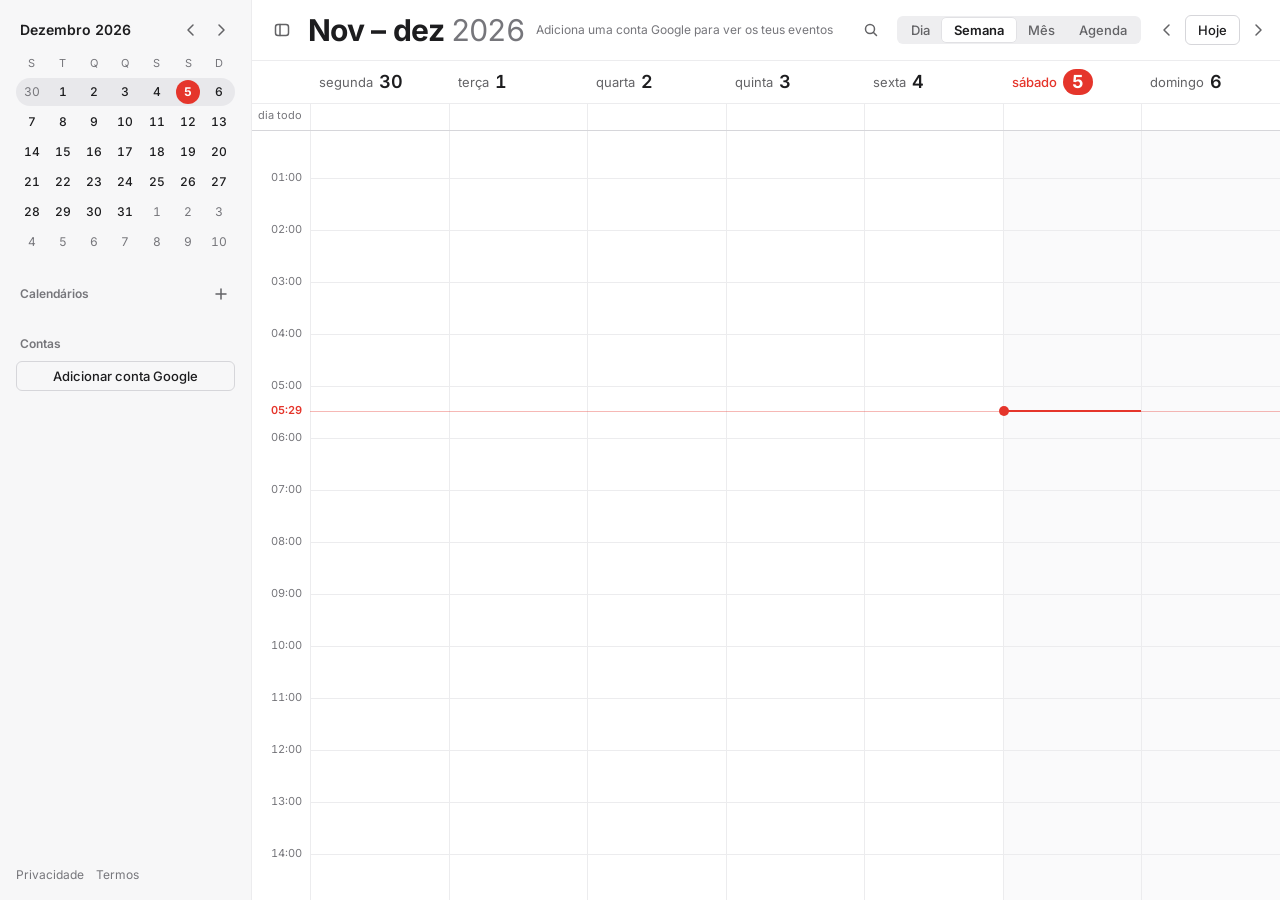
<file: index.html>
<!doctype html>
<html lang="pt-PT">
<head>
  <meta charset="utf-8">
  <meta http-equiv="Content-Security-Policy" content="default-src 'none'; script-src 'self' https://accounts.google.com/gsi/client; style-src 'self' https://accounts.google.com/gsi/style; font-src 'self'; img-src 'self' data:; connect-src 'self' https://www.googleapis.com https://accounts.google.com/gsi/ https://chronos-auth.cardly-server.workers.dev; frame-src https://accounts.google.com/gsi/; manifest-src 'self'; worker-src 'self'; base-uri 'none'; form-action 'none'">
  <meta name="viewport" content="width=device-width, initial-scale=1, viewport-fit=cover">
  <title>Chronos</title>
  <meta name="description" content="Calendário minimalista ligado ao Google Calendar.">
  <meta name="theme-color" media="(prefers-color-scheme: light)" content="#ffffff">
  <meta name="theme-color" media="(prefers-color-scheme: dark)" content="#1c1c1e">
  <link rel="manifest" href="manifest.webmanifest">
  <link rel="icon" href="icons/icon.svg" type="image/svg+xml">
  <link rel="apple-touch-icon" href="icons/apple-touch-icon.png">
  <link rel="stylesheet" href="styles.css">
</head>
<body>
  <div class="app">
    <aside class="sidebar" id="sidebar" aria-label="Barra lateral">
      <section class="mini" aria-label="Mini calendário">
        <div class="mini-head">
          <h2 id="mini-title"></h2>
          <button class="icon-btn" id="mini-prev" type="button" aria-label="Mês anterior">
            <svg viewBox="0 0 16 16" aria-hidden="true"><path d="M10 3 5 8l5 5"/></svg>
          </button>
          <button class="icon-btn" id="mini-next" type="button" aria-label="Mês seguinte">
            <svg viewBox="0 0 16 16" aria-hidden="true"><path d="m6 3 5 5-5 5"/></svg>
          </button>
        </div>
        <div class="mini-grid" id="mini-grid"></div>
      </section>

      <section class="side-section">
        <div class="side-head">
          <h2>Calendários</h2>
          <button class="icon-btn" id="new-calendar" type="button" aria-label="Novo calendário" title="Novo calendário">
            <svg viewBox="0 0 16 16" aria-hidden="true"><path d="M8 3v10M3 8h10"/></svg>
          </button>
        </div>
        <div id="calendar-list"></div>
      </section>

      <section class="side-section" id="account-section" hidden>
        <h2>Contas</h2>
        <ul class="account-list" id="account-list"></ul>
        <button class="btn btn-block" id="add-account" type="button">Adicionar conta Google</button>
      </section>

      <div class="side-foot">
        <button class="btn btn-block" id="install" type="button" hidden>Instalar app</button>
        <p id="demo-note" hidden>Modo demonstração. Os eventos ficam só neste browser. Para ligar ao Google Calendar, preenche o <code>config.js</code>.</p>
        <p class="side-links"><a href="privacy.html">Privacidade</a> <a href="terms.html">Termos</a></p>
      </div>
    </aside>
    <div class="scrim" id="scrim"></div>
    <aside class="cal-panel" id="cal-panel" aria-label="Eventos do calendário" hidden></aside>

    <main class="main">
      <header class="topbar">
        <button class="icon-btn" id="toggle-sidebar" type="button" aria-label="Mostrar ou esconder a barra lateral">
          <svg viewBox="0 0 16 16" aria-hidden="true"><rect x="1.5" y="2.5" width="13" height="11" rx="2.5"/><path d="M6 2.5v11"/></svg>
        </button>
        <h1 class="title" id="title"></h1>
        <span class="status" id="status"></span>
        <button class="btn btn-session" id="reauth" type="button" hidden></button>
        <span class="topbar-gap"></span>
        <button class="icon-btn btn-search" id="open-search" type="button" aria-label="Pesquisar eventos" title="Pesquisar (/)">
          <svg viewBox="0 0 16 16" aria-hidden="true"><circle cx="7" cy="7" r="4.5"/><path d="m10.5 10.5 3 3"/></svg>
        </button>
        <div class="segmented" id="views" role="group" aria-label="Vista">
          <button type="button" data-view="day">Dia</button>
          <button type="button" data-view="week">Semana</button>
          <button type="button" data-view="month">Mês</button>
          <button type="button" data-view="agenda">Agenda</button>
        </div>
        <div class="nav">
          <button class="icon-btn" id="prev" type="button" aria-label="Anterior">
            <svg viewBox="0 0 16 16" aria-hidden="true"><path d="M10 3 5 8l5 5"/></svg>
          </button>
          <button class="btn" id="today" type="button">Hoje</button>
          <button class="icon-btn" id="next" type="button" aria-label="Seguinte">
            <svg viewBox="0 0 16 16" aria-hidden="true"><path d="m6 3 5 5-5 5"/></svg>
          </button>
        </div>
        <button class="btn-add" id="new-event" type="button" aria-label="Novo evento">
          <svg viewBox="0 0 16 16" aria-hidden="true"><path d="M8 3v10M3 8h10"/></svg>
        </button>
      </header>
      <div class="view" id="view"></div>
    </main>
  </div>

  <div class="popover" id="popover" role="dialog" aria-label="Detalhes do evento" tabindex="-1" hidden></div>

  <dialog class="editor" id="editor" aria-labelledby="editor-title">
    <form id="editor-form" novalidate>
      <h2 id="editor-title">Novo evento</h2>
      <input class="input input-title" id="ed-title" type="text" placeholder="Título" aria-label="Título" autocomplete="off">

      <label class="check">
        <input id="ed-allday" type="checkbox">
        <span>Dia todo</span>
      </label>

      <div class="field-row">
        <label for="ed-start-date">Início</label>
        <input class="input" id="ed-start-date" type="date">
        <input class="input input-time" id="ed-start-time" type="text" inputmode="numeric" list="time-options" maxlength="5" placeholder="09:00" aria-label="Hora de início" autocomplete="off">
      </div>
      <div class="field-row">
        <label for="ed-end-date">Fim</label>
        <input class="input" id="ed-end-date" type="date">
        <input class="input input-time" id="ed-end-time" type="text" inputmode="numeric" list="time-options" maxlength="5" placeholder="10:00" aria-label="Hora de fim" autocomplete="off">
      </div>
      <datalist id="time-options"></datalist>

      <div class="field-row">
        <label for="ed-calendar">Calendário</label>
        <select class="input" id="ed-calendar"></select>
      </div>
      <div class="field-row">
        <label for="ed-location">Local</label>
        <input class="input" id="ed-location" type="text" autocomplete="off">
      </div>
      <div class="field-row field-top">
        <label for="ed-notes">Notas</label>
        <textarea class="input" id="ed-notes" rows="3"></textarea>
      </div>

      <div class="field-row" id="ed-repeat-row">
        <label for="ed-repeat">Repetir</label>
        <select class="input" id="ed-repeat"></select>
      </div>
      <div id="ed-custom" hidden>
        <div class="field-row">
          <label for="ed-interval">A cada</label>
          <input class="input input-time" id="ed-interval" type="number" min="1" max="99" value="1">
          <select class="input" id="ed-unit" aria-label="Unidade">
            <option value="DAILY">dias</option>
            <option value="WEEKLY">semanas</option>
            <option value="MONTHLY">meses</option>
            <option value="YEARLY">anos</option>
          </select>
        </div>
        <div class="weekdays" id="ed-weekdays" role="group" aria-label="Dias da semana"></div>
      </div>
      <div class="field-row" id="ed-ends-row">
        <label for="ed-ends">Termina</label>
        <select class="input" id="ed-ends">
          <option value="never">Nunca</option>
          <option value="until">Numa data</option>
          <option value="count">Depois de várias vezes</option>
        </select>
        <input class="input" id="ed-until" type="date" aria-label="Data final">
        <input class="input input-time" id="ed-count" type="number" min="1" max="999" aria-label="Número de vezes">
      </div>

      <fieldset class="scope" id="ed-scope" hidden>
        <legend>Este evento repete-se. Aplicar a:</legend>
        <label><input type="radio" name="ed-scope" value="this" checked> Só este evento</label>
        <label><input type="radio" name="ed-scope" value="following"> Este e os seguintes</label>
        <label><input type="radio" name="ed-scope" value="all"> Todos os eventos</label>
      </fieldset>

      <p class="editor-error" id="ed-error" role="alert" hidden></p>

      <div class="editor-actions">
        <button class="btn" id="ed-cancel" type="button">Cancelar</button>
        <button class="btn btn-primary" id="ed-save" type="submit">Guardar</button>
      </div>
    </form>
  </dialog>

  <dialog class="editor scope-dialog" id="scope-dialog" aria-labelledby="scope-title">
    <h2 id="scope-title">Este evento repete-se</h2>
    <p>Aplicar a alteração a:</p>
    <div class="scope-actions">
      <button class="btn" type="button" value="this">Só este evento</button>
      <button class="btn" type="button" value="following">Este e os seguintes</button>
      <button class="btn" type="button" value="all">Todos os eventos</button>
      <button class="btn" type="button" value="">Cancelar</button>
    </div>
  </dialog>

  <dialog class="editor" id="cal-editor" aria-labelledby="cal-editor-title">
    <form id="cal-form" novalidate>
      <h2 id="cal-editor-title">Novo calendário</h2>
      <div class="field-row" id="cal-account-row">
        <label for="cal-account">Conta</label>
        <select class="input" id="cal-account"></select>
      </div>
      <div class="field-row">
        <label for="cal-name">Nome</label>
        <input class="input" id="cal-name" type="text" maxlength="200" autocomplete="off">
      </div>
      <p class="editor-note" id="cal-note" hidden>Este nome só muda na tua lista.</p>
      <div class="field-row">
        <span class="field-label">Cor</span>
        <div class="swatches" id="cal-swatches"></div>
        <input class="color-input" id="cal-color" type="color" aria-label="Cor personalizada" title="Cor personalizada">
      </div>

      <p class="editor-error" id="cal-error" role="alert" hidden></p>

      <div class="editor-actions" id="cal-save-actions">
        <button class="btn btn-danger" id="cal-delete" type="button" hidden>Apagar calendário</button>
        <span class="topbar-gap"></span>
        <button class="btn" id="cal-cancel" type="button">Cancelar</button>
        <button class="btn btn-primary" id="cal-save" type="submit">Guardar</button>
      </div>

      <div class="cal-confirm" id="cal-confirm" hidden>
        <p id="cal-confirm-text"></p>
        <div id="cal-confirm-row">
          <input class="input" id="cal-confirm-name" type="text" aria-label="Nome do calendário" autocomplete="off">
        </div>
        <div class="editor-actions">
          <button class="btn" id="cal-confirm-cancel" type="button">Voltar</button>
          <button class="btn btn-danger" id="cal-confirm-delete" type="button">Apagar para sempre</button>
        </div>
      </div>
    </form>
  </dialog>

  <div class="toast" id="toast" role="status" hidden></div>

  <script src="config.js"></script>
  <script src="app.js"></script>
</body>
</html>
</file>
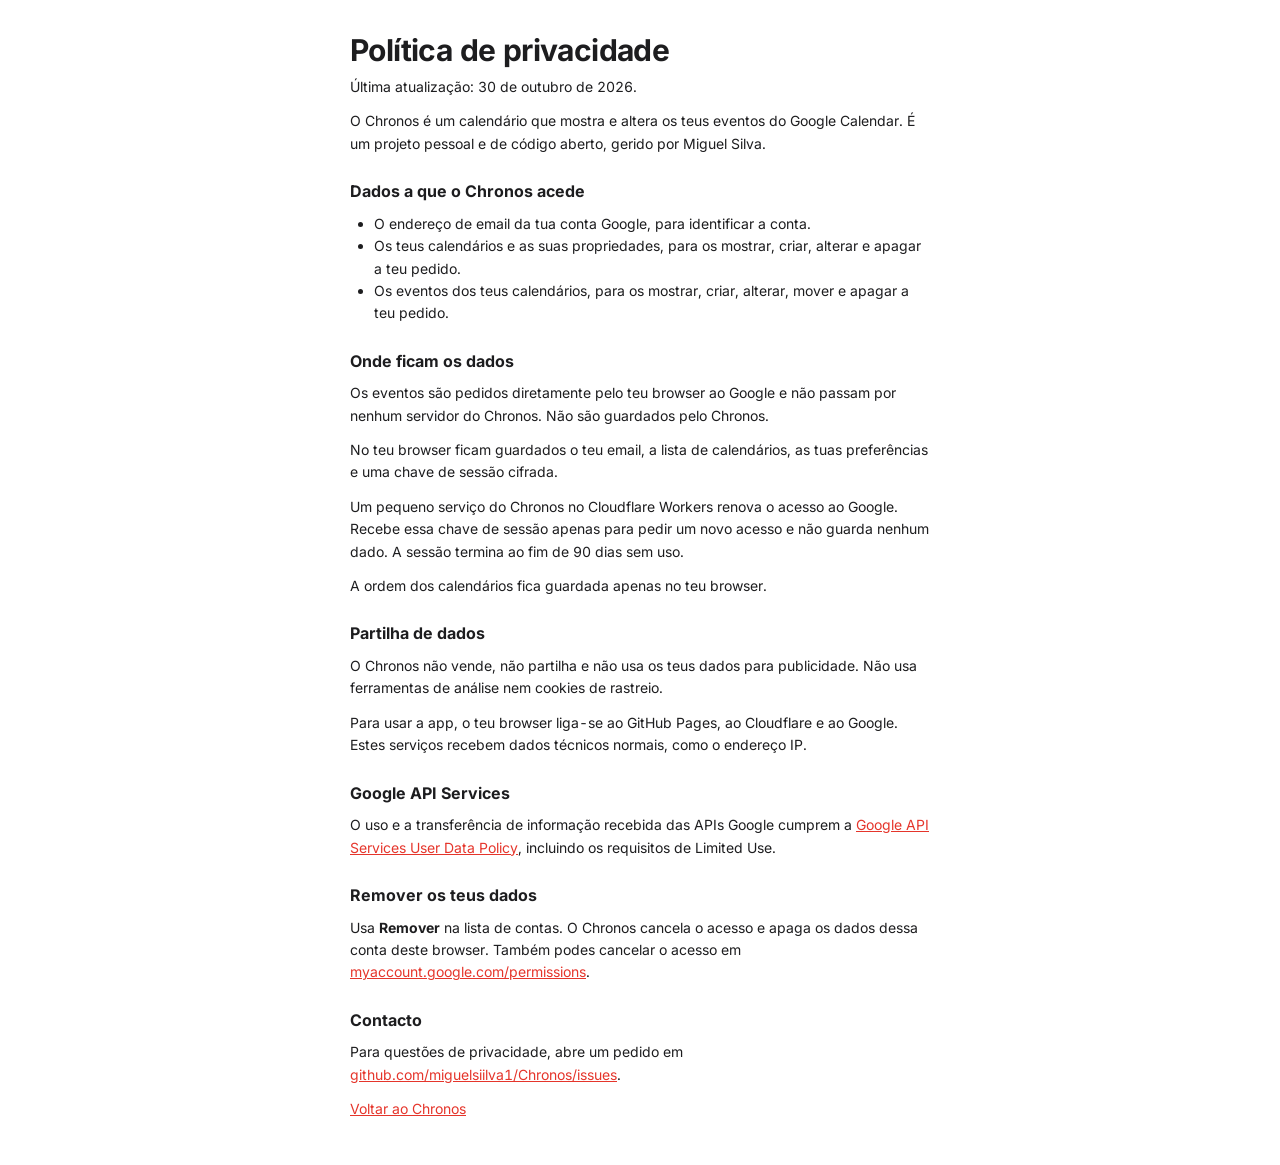
<file: privacy.html>
<!doctype html>
<html lang="pt-PT">
<head>
  <meta charset="utf-8">
  <meta http-equiv="Content-Security-Policy" content="default-src 'none'; style-src 'self'; font-src 'self'; img-src 'self'; base-uri 'none'; form-action 'none'">
  <meta name="viewport" content="width=device-width, initial-scale=1">
  <title>Privacidade do Chronos</title>
  <link rel="icon" href="icons/icon.svg" type="image/svg+xml">
  <link rel="stylesheet" href="styles.css">
</head>
<body class="legal-page">
  <main class="legal">
    <h1>Política de privacidade</h1>
    <p>Última atualização: 30 de outubro de 2026.</p>
    <p>O Chronos é um calendário que mostra e altera os teus eventos do Google Calendar. É um projeto pessoal e de código aberto, gerido por Miguel Silva.</p>

    <h2>Dados a que o Chronos acede</h2>
    <ul>
      <li>O endereço de email da tua conta Google, para identificar a conta.</li>
      <li>Os teus calendários e as suas propriedades, para os mostrar, criar, alterar e apagar a teu pedido.</li>
      <li>Os eventos dos teus calendários, para os mostrar, criar, alterar, mover e apagar a teu pedido.</li>
    </ul>

    <h2>Onde ficam os dados</h2>
    <p>Os eventos são pedidos diretamente pelo teu browser ao Google e não passam por nenhum servidor do Chronos. Não são guardados pelo Chronos.</p>
    <p>No teu browser ficam guardados o teu email, a lista de calendários, as tuas preferências e uma chave de sessão cifrada.</p>
    <p>Um pequeno serviço do Chronos no Cloudflare Workers renova o acesso ao Google. Recebe essa chave de sessão apenas para pedir um novo acesso e não guarda nenhum dado. A sessão termina ao fim de 90 dias sem uso.</p>

    <p>A ordem dos calendários fica guardada apenas no teu browser.</p>

    <h2>Partilha de dados</h2>
    <p>O Chronos não vende, não partilha e não usa os teus dados para publicidade. Não usa ferramentas de análise nem cookies de rastreio.</p>
    <p>Para usar a app, o teu browser liga-se ao GitHub Pages, ao Cloudflare e ao Google. Estes serviços recebem dados técnicos normais, como o endereço IP.</p>

    <h2>Google API Services</h2>
    <p>O uso e a transferência de informação recebida das APIs Google cumprem a <a href="https://developers.google.com/terms/api-services-user-data-policy">Google API Services User Data Policy</a>, incluindo os requisitos de Limited Use.</p>

    <h2>Remover os teus dados</h2>
    <p>Usa <strong>Remover</strong> na lista de contas. O Chronos cancela o acesso e apaga os dados dessa conta deste browser. Também podes cancelar o acesso em <a href="https://myaccount.google.com/permissions">myaccount.google.com/permissions</a>.</p>

    <h2>Contacto</h2>
    <p>Para questões de privacidade, abre um pedido em <a href="https://github.com/miguelsiilva1/Chronos/issues">github.com/miguelsiilva1/Chronos/issues</a>.</p>

    <p><a href="./">Voltar ao Chronos</a></p>
  </main>
</body>
</html>
</file>
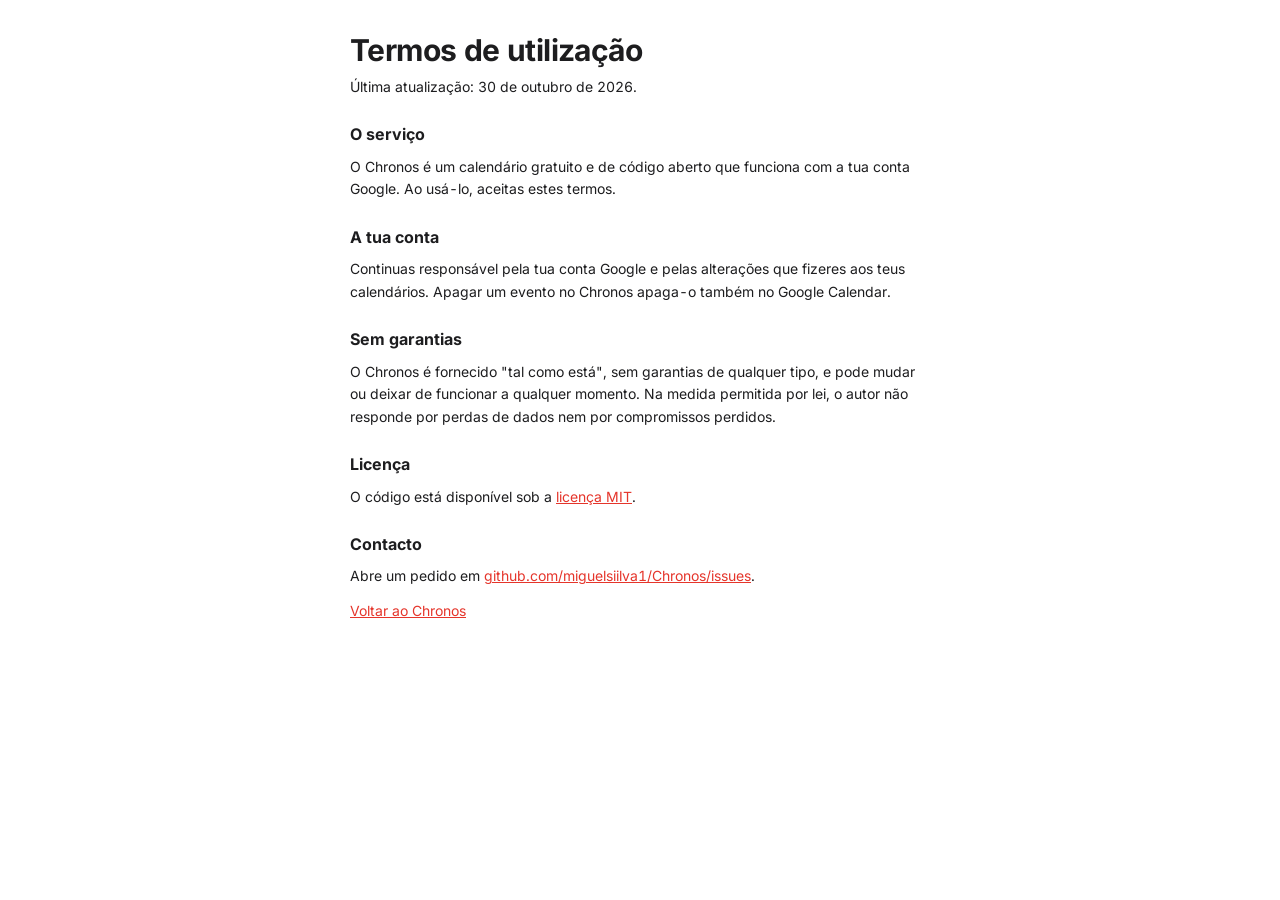
<file: terms.html>
<!doctype html>
<html lang="pt-PT">
<head>
  <meta charset="utf-8">
  <meta http-equiv="Content-Security-Policy" content="default-src 'none'; style-src 'self'; font-src 'self'; img-src 'self'; base-uri 'none'; form-action 'none'">
  <meta name="viewport" content="width=device-width, initial-scale=1">
  <title>Termos do Chronos</title>
  <link rel="icon" href="icons/icon.svg" type="image/svg+xml">
  <link rel="stylesheet" href="styles.css">
</head>
<body class="legal-page">
  <main class="legal">
    <h1>Termos de utilização</h1>
    <p>Última atualização: 30 de outubro de 2026.</p>

    <h2>O serviço</h2>
    <p>O Chronos é um calendário gratuito e de código aberto que funciona com a tua conta Google. Ao usá-lo, aceitas estes termos.</p>

    <h2>A tua conta</h2>
    <p>Continuas responsável pela tua conta Google e pelas alterações que fizeres aos teus calendários. Apagar um evento no Chronos apaga-o também no Google Calendar.</p>

    <h2>Sem garantias</h2>
    <p>O Chronos é fornecido "tal como está", sem garantias de qualquer tipo, e pode mudar ou deixar de funcionar a qualquer momento. Na medida permitida por lei, o autor não responde por perdas de dados nem por compromissos perdidos.</p>

    <h2>Licença</h2>
    <p>O código está disponível sob a <a href="https://github.com/miguelsiilva1/Chronos/blob/main/LICENSE">licença MIT</a>.</p>

    <h2>Contacto</h2>
    <p>Abre um pedido em <a href="https://github.com/miguelsiilva1/Chronos/issues">github.com/miguelsiilva1/Chronos/issues</a>.</p>

    <p><a href="./">Voltar ao Chronos</a></p>
  </main>
</body>
</html>
</file>
<file: styles.css>
@font-face {
  font-family: 'Inter';
  font-style: normal;
  font-weight: 100 900;
  font-display: swap;
  src: url('fonts/inter-latin-wght-normal.woff2') format('woff2');
}

:root {
  color-scheme: light dark;

  --font: 'Inter', 'Segoe UI', system-ui, sans-serif;

  --bg: #ffffff;
  --bg-side: #f7f7f8;
  --bg-raised: #ffffff;
  --bg-hover: #efeff1;
  --bg-weekend: #fafafb;
  --bg-control: #eeeef0;
  --bg-selected: #ffffff;
  --band: #e8e8eb;
  --text: #1d1d1f;
  --text-2: #636366;
  --text-3: #76767b;
  --line: #ececee;
  --line-2: #d6d6da;
  --accent: #e5352b;
  --on-accent: #ffffff;
  --ev-fill: 13%;
  --ev-ink: 58%;
  --shadow: 0 6px 24px rgba(0, 0, 0, .12);

  --space-1: 4px;
  --space-2: 8px;
  --space-3: 12px;
  --space-4: 16px;
  --space-5: 24px;
  --space-6: 32px;

  --radius-s: 4px;
  --radius-m: 6px;
  --radius-l: 10px;
  --radius-full: 999px;

  --fs-xs: 11px;
  --fs-s: 12px;
  --fs-m: 13px;
  --fs-base: 14px;
  --fs-l: 16px;
  --fs-title: 30px;

  --hour: 52px;
  --gutter: 58px;
  --sidebar: 252px;
  --month-line: 20px;
  --speed: 150ms;
}

@media (prefers-color-scheme: dark) {
  :root {
    --bg: #1c1c1e;
    --bg-side: #161618;
    --bg-raised: #2a2a2d;
    --bg-hover: #303033;
    --bg-weekend: #1f1f21;
    --bg-control: #2c2c2f;
    --bg-selected: #48484c;
    --band: #333337;
    --text: #f5f5f7;
    --text-2: #b4b4ba;
    --text-3: #98989f;
    --line: #2d2d30;
    --line-2: #434347;
    --accent: #ff453a;
    --ev-fill: 26%;
    --ev-ink: 62%;
    --shadow: 0 6px 24px rgba(0, 0, 0, .5);
  }
}

* { box-sizing: border-box; }
[hidden] { display: none !important; }

html, body { height: 100%; }

body {
  margin: 0;
  background: var(--bg);
  color: var(--text);
  font: 400 var(--fs-base)/1.4 var(--font);
  font-variant-numeric: tabular-nums;
  -webkit-font-smoothing: antialiased;
  overflow: hidden;
}

body.legal-page { overflow: auto; }

h1, h2, p, ul { margin: 0; padding: 0; }
ul { list-style: none; }
button, input, select, textarea { font: inherit; color: inherit; }
button { background: none; border: 0; padding: 0; cursor: pointer; }
code { font-family: Consolas, 'Cascadia Mono', monospace; font-size: .95em; }
svg { width: 16px; height: 16px; fill: none; stroke: currentColor; stroke-width: 1.5; stroke-linecap: round; stroke-linejoin: round; }

:focus-visible { outline: 2px solid var(--accent); outline-offset: 1px; }

/* Shell */

.app { display: flex; height: 100dvh; }

.sidebar {
  flex: none;
  width: var(--sidebar);
  display: flex;
  flex-direction: column;
  gap: var(--space-5);
  padding: var(--space-4);
  background: var(--bg-side);
  border-right: 1px solid var(--line);
  overflow-y: auto;
}

.sidebar-hidden .sidebar { display: none; }
.scrim { display: none; }

.main { flex: 1; min-width: 0; display: flex; flex-direction: column; }

.topbar {
  flex: none;
  display: flex;
  align-items: center;
  gap: var(--space-3);
  padding: var(--space-3) var(--space-5) var(--space-3) var(--space-4);
  border-bottom: 1px solid var(--line);
}

.topbar-gap { flex: 1; }

.title {
  font-size: var(--fs-title);
  font-weight: 700;
  letter-spacing: -.022em;
  line-height: 1.2;
  white-space: nowrap;
}

.title span { font-weight: 400; color: var(--text-3); margin-left: .22em; }

.status { font-size: var(--fs-s); color: var(--text-3); white-space: nowrap; }

.view { flex: 1; min-height: 0; position: relative; }

/* Controls */

.icon-btn {
  flex: none;
  display: inline-flex;
  align-items: center;
  justify-content: center;
  width: 28px;
  height: 28px;
  border-radius: var(--radius-m);
  color: var(--text-2);
  transition: background var(--speed), color var(--speed);
}

.icon-btn:hover { background: var(--bg-hover); color: var(--text); }

.btn {
  padding: 5px var(--space-3);
  border: 1px solid var(--line-2);
  border-radius: var(--radius-m);
  font-size: var(--fs-m);
  font-weight: 500;
  white-space: nowrap;
  transition: background var(--speed);
}

.btn:hover { background: var(--bg-hover); }
.btn:disabled { opacity: .45; cursor: not-allowed; }
.btn-block { width: 100%; }
.btn-danger { color: var(--accent); }

.btn-primary {
  background: var(--accent);
  border-color: var(--accent);
  color: var(--on-accent);
  font-weight: 600;
  transition: opacity var(--speed);
}

.btn-primary:hover { background: var(--accent); opacity: .88; }

.btn-session { border-color: var(--accent); color: var(--accent); }

.btn-add {
  flex: none;
  display: inline-flex;
  align-items: center;
  justify-content: center;
  width: 30px;
  height: 30px;
  border-radius: var(--radius-full);
  background: var(--accent);
  color: var(--on-accent);
  transition: opacity var(--speed);
}

.btn-add:hover { opacity: .88; }
.btn-add svg { stroke-width: 2; }

.segmented {
  display: inline-flex;
  padding: 2px;
  border-radius: var(--radius-m);
  background: var(--bg-control);
}

.segmented button {
  padding: 3px var(--space-3);
  border-radius: var(--radius-s);
  font-size: var(--fs-m);
  font-weight: 500;
  color: var(--text-2);
  transition: color var(--speed);
}

.segmented button:hover { color: var(--text); }

.segmented button[aria-pressed="true"] {
  background: var(--bg-selected);
  color: var(--text);
  font-weight: 600;
  box-shadow: 0 0 0 .5px var(--line-2);
}

.nav { display: inline-flex; align-items: center; gap: var(--space-1); }

/* Mini calendar */

.mini-head { display: flex; align-items: center; gap: 2px; margin-bottom: var(--space-2); }
.mini-head h2 { flex: 1; font-size: var(--fs-base); font-weight: 600; padding-left: var(--space-1); }

.mini-grid { display: grid; grid-template-columns: repeat(7, 1fr); row-gap: 2px; }

.mini-label {
  height: 24px;
  display: flex;
  align-items: center;
  justify-content: center;
  font-size: var(--fs-xs);
  color: var(--text-3);
}

.mini-day { position: relative; height: 28px; font-size: var(--fs-s); font-weight: 500; }
.mini-day.is-out { color: var(--text-3); font-weight: 400; }
.mini-day.in-range { background: var(--band); }
.mini-day.range-start { border-radius: var(--radius-full) 0 0 var(--radius-full); }
.mini-day.range-end { border-radius: 0 var(--radius-full) var(--radius-full) 0; }
.mini-day.range-start.range-end { border-radius: var(--radius-full); }

.mini-day span {
  display: inline-flex;
  align-items: center;
  justify-content: center;
  width: 24px;
  height: 24px;
  border-radius: var(--radius-full);
  transition: background var(--speed);
}

.mini-day:hover span { background: var(--bg-hover); }
.mini-day.is-today { color: var(--on-accent); font-weight: 700; }
.mini-day.is-today span, .mini-day.is-today:hover span { background: var(--accent); }

/* Sidebar lists */

.side-section h2 {
  font-size: var(--fs-s);
  font-weight: 600;
  color: var(--text-3);
  padding: 0 var(--space-1);
  margin-bottom: var(--space-2);
}

.cal-group + .cal-group { margin-top: var(--space-3); }

.cal-group-name {
  padding: 0 var(--space-1);
  margin-bottom: 2px;
  font-size: var(--fs-xs);
  color: var(--text-3);
  overflow: hidden;
  text-overflow: ellipsis;
  white-space: nowrap;
}

.side-head { display: flex; align-items: center; justify-content: space-between; margin-bottom: var(--space-1); }
.side-head h2 { margin-bottom: 0; }

.cal-row {
  display: flex;
  align-items: center;
  gap: var(--space-1);
  padding: 2px var(--space-1) 2px 0;
  border-radius: var(--radius-m);
  font-size: var(--fs-m);
  user-select: none;
  -webkit-user-select: none;
  transition: background var(--speed);
}

.cal-row:hover, .cal-row.is-open { background: var(--bg-hover); }
.cal-row.is-dragging { background: var(--band); opacity: .85; cursor: grabbing; }

.cal-grip {
  flex: none;
  width: 10px;
  height: 16px;
  background-image: radial-gradient(var(--text-3) 1px, transparent 1.2px);
  background-size: 4px 4px;
  background-position: center;
  opacity: 0;
  cursor: grab;
  touch-action: none;
  transition: opacity var(--speed);
}

.cal-row:hover .cal-grip { opacity: 1; }

.cal-name {
  flex: 1;
  min-width: 0;
  padding: 2px var(--space-1);
  text-align: left;
  overflow: hidden;
  text-overflow: ellipsis;
  white-space: nowrap;
}

.cal-more {
  flex: none;
  width: 22px;
  height: 22px;
  border-radius: var(--radius-s);
  color: var(--text-2);
  opacity: 0;
  transition: opacity var(--speed), background var(--speed);
}

.cal-row:hover .cal-more, .cal-more:focus-visible { opacity: 1; }
.cal-more:hover { background: var(--line-2); }

.cal-row input {
  flex: none;
  appearance: none;
  width: 15px;
  height: 15px;
  margin: 0;
  border: 1.5px solid var(--c);
  border-radius: var(--radius-s);
  cursor: pointer;
}

.cal-row input:checked {
  background: var(--c) url("data:image/svg+xml,%3Csvg xmlns='http://www.w3.org/2000/svg' viewBox='0 0 16 16'%3E%3Cpath d='m3.5 8.5 3 3 6-7' fill='none' stroke='%23fff' stroke-width='2.4' stroke-linecap='round' stroke-linejoin='round'/%3E%3C/svg%3E") center/100% no-repeat;
}

.account-list { margin-bottom: var(--space-2); }

.account-list li {
  display: flex;
  align-items: center;
  gap: var(--space-2);
  padding: 4px var(--space-1);
  font-size: var(--fs-s);
}

.account-list li > span { flex: 1; min-width: 0; overflow: hidden; text-overflow: ellipsis; white-space: nowrap; }
.account-list li.is-expired > span { color: var(--text-3); }

.link-btn { font-size: var(--fs-s); color: var(--text-3); transition: color var(--speed); }
.link-btn:hover { color: var(--accent); }

.side-foot { margin-top: auto; display: flex; flex-direction: column; gap: var(--space-3); }
.side-foot p { font-size: var(--fs-s); line-height: 1.5; color: var(--text-2); }

/* Calendar panel */

.cal-panel {
  flex: none;
  width: 272px;
  display: flex;
  flex-direction: column;
  gap: var(--space-3);
  padding: var(--space-4);
  background: var(--bg);
  border-right: 1px solid var(--line);
  overflow: hidden;
}

.panel-head { display: flex; align-items: center; gap: var(--space-2); }
.panel-head i { flex: none; width: 10px; height: 10px; border-radius: var(--radius-full); background: var(--c); }
.panel-head h2 { flex: 1; min-width: 0; font-size: var(--fs-l); font-weight: 600; overflow-wrap: anywhere; }
.panel-head .icon-btn { font-size: var(--fs-l); }

.panel-summary, .panel-note { font-size: var(--fs-s); color: var(--text-3); }

.panel-list { flex: 1; min-height: 0; overflow-y: auto; }
.panel-day + .panel-day { margin-top: var(--space-3); }

.panel-date {
  display: block;
  width: 100%;
  padding: 2px 0;
  font-size: var(--fs-s);
  font-weight: 600;
  color: var(--text-2);
  text-align: left;
  transition: color var(--speed);
}

.panel-date:hover { color: var(--text); }

.panel-ev {
  display: flex;
  gap: var(--space-2);
  width: 100%;
  padding: 3px var(--space-1);
  border-radius: var(--radius-s);
  font-size: var(--fs-m);
  text-align: left;
  transition: background var(--speed);
}

.panel-ev:hover { background: var(--bg-hover); }
.panel-ev time { flex: none; width: 52px; font-size: var(--fs-s); line-height: 1.55; color: var(--text-3); }
.panel-ev span { min-width: 0; overflow-wrap: anywhere; }
.panel-ev i { display: inline-block; width: 7px; height: 7px; margin-right: 6px; border-radius: var(--radius-full); background: var(--c); }

/* Week and day */

.tv { position: absolute; inset: 0; overflow-y: auto; overflow-x: hidden; }

.tv-sticky {
  position: sticky;
  top: 0;
  z-index: 5;
  background: var(--bg);
  border-bottom: 1px solid var(--line-2);
}

.tv-days, .tv-body, .tv-allday {
  display: grid;
  grid-template-columns: var(--gutter) repeat(var(--days), minmax(0, 1fr));
}

.tv-day {
  display: flex;
  align-items: center;
  gap: 6px;
  height: 42px;
  padding: 0 var(--space-2);
  border-left: 1px solid transparent;
  font-size: var(--fs-m);
  color: var(--text-2);
  text-align: left;
  transition: background var(--speed);
}

.tv-day:hover { background: var(--bg-hover); }
.tv-day b { font-size: 18px; font-weight: 600; color: var(--text); }
.tv-day .day-short { display: none; }

.tv-day.is-today { color: var(--accent); font-weight: 500; }

.tv-day.is-today b {
  display: inline-flex;
  align-items: center;
  justify-content: center;
  min-width: 30px;
  height: 26px;
  padding: 0 var(--space-1);
  border-radius: var(--radius-full);
  background: var(--accent);
  color: var(--on-accent);
  font-weight: 700;
}

.tv-allday { border-top: 1px solid var(--line); }

.tv-allday-label {
  padding: var(--space-1) var(--space-2) 0 0;
  font-size: var(--fs-xs);
  color: var(--text-3);
  text-align: right;
}

.tv-allday-grid {
  grid-column: 2 / -1;
  display: grid;
  grid-template-columns: repeat(var(--days), minmax(0, 1fr));
  grid-auto-rows: 22px;
  gap: 2px 0;
  min-height: 26px;
  max-height: 96px;
  padding: 2px 0;
  overflow-y: auto;
  position: relative;
}

.tv-allday-cells {
  position: absolute;
  inset: 0;
  display: grid;
  grid-template-columns: repeat(var(--days), minmax(0, 1fr));
}

.tv-allday-cell { border-left: 1px solid var(--line); }

.tv-allday-ev {
  grid-column: var(--from) / var(--to);
  grid-row: var(--lane);
  z-index: 1;
  min-width: 0;
  margin: 0 3px;
  padding: 0 6px;
  border-left: 3px solid var(--c);
  border-radius: var(--radius-s);
  background: color-mix(in srgb, var(--c) var(--ev-fill), var(--bg));
  color: color-mix(in srgb, var(--c) var(--ev-ink), var(--text));
  font-size: var(--fs-s);
  font-weight: 500;
  text-align: left;
  overflow: hidden;
  text-overflow: ellipsis;
  white-space: nowrap;
  transition: background var(--speed);
}

.tv-allday-ev:hover { background: color-mix(in srgb, var(--c) calc(var(--ev-fill) + 8%), var(--bg)); }

.tv-body { position: relative; height: calc(var(--hour) * 24); user-select: none; -webkit-user-select: none; }

.tv-gutter { position: relative; }

.tv-hour {
  position: absolute;
  right: var(--space-2);
  top: calc(var(--h) * var(--hour));
  transform: translateY(-50%);
  font-size: var(--fs-xs);
  color: var(--text-3);
}

.tv-hour.is-near-now { visibility: hidden; }

.tv-col {
  position: relative;
  border-left: 1px solid var(--line);
  background-image: linear-gradient(var(--line) 1px, transparent 1px);
  background-size: 100% var(--hour);
  cursor: cell;
}

.tv-col.is-weekend { background-color: var(--bg-weekend); }

.tv-now-line {
  position: absolute;
  left: var(--gutter);
  right: 0;
  top: calc(var(--now) / 60 * var(--hour));
  height: 1px;
  background: color-mix(in srgb, var(--accent) 35%, transparent);
  pointer-events: none;
  z-index: 3;
}

.tv-now-time {
  position: absolute;
  right: var(--space-2);
  top: calc(var(--now) / 60 * var(--hour));
  transform: translateY(-50%);
  font-size: var(--fs-xs);
  font-weight: 600;
  color: var(--accent);
}

.tv-now-mark {
  position: absolute;
  left: 0;
  right: 0;
  top: calc(var(--now) / 60 * var(--hour) - 1px);
  height: 2px;
  background: var(--accent);
  pointer-events: none;
  z-index: 4;
}

.tv-now-mark::before {
  content: '';
  position: absolute;
  left: -5px;
  top: -4px;
  width: 10px;
  height: 10px;
  border-radius: var(--radius-full);
  background: var(--accent);
}

.ev {
  position: absolute;
  top: calc(var(--top) / 60 * var(--hour) + 1px);
  height: calc(var(--dur) / 60 * var(--hour) - 2px);
  left: calc(var(--col) * 100% / var(--cols) + 2px);
  width: calc(100% / var(--cols) - 4px);
  display: block;
  padding: 3px 6px;
  border-left: 3px solid var(--c);
  border-radius: var(--radius-s);
  background: color-mix(in srgb, var(--c) var(--ev-fill), var(--bg));
  color: color-mix(in srgb, var(--c) var(--ev-ink), var(--text));
  font-size: var(--fs-s);
  line-height: 1.3;
  text-align: left;
  overflow: hidden;
  cursor: pointer;
  z-index: 2;
  transition: background var(--speed);
}

.ev:hover { background: color-mix(in srgb, var(--c) calc(var(--ev-fill) + 8%), var(--bg)); }
.ev strong, .ev span { display: block; overflow: hidden; text-overflow: ellipsis; white-space: nowrap; }
.ev strong { font-weight: 600; }
.ev span { opacity: .85; }

.ev--short { padding-top: 1px; padding-bottom: 0; }
.ev--short strong, .ev--short span { display: inline; }
.ev--short span { margin-left: var(--space-1); }

.ev--ghost { z-index: 6; pointer-events: none; outline: 1px solid var(--c); }
.ev.is-moving, .m-ev.is-moving, .tv-allday-ev.is-moving { opacity: .4; }

.ev-resize {
  position: absolute;
  left: 0;
  right: 0;
  bottom: 0;
  height: 6px;
  cursor: ns-resize;
}

.m-ev, .tv-allday-ev { user-select: none; -webkit-user-select: none; }
.m-day.is-drop, .tv-allday-cell.is-drop { background: var(--bg-hover); }

/* Month */

.month { position: absolute; inset: 0; display: flex; flex-direction: column; }

.m-head, .m-grid { display: grid; grid-template-columns: repeat(7, minmax(0, 1fr)); }

.m-head { flex: none; border-bottom: 1px solid var(--line-2); }

.m-head div { padding: var(--space-2) var(--space-2); font-size: var(--fs-m); color: var(--text-2); }
.m-head .day-short { display: none; }

.m-grid { flex: 1; min-height: 0; grid-template-rows: repeat(6, minmax(0, 1fr)); }

.m-day {
  min-height: 0;
  min-width: 0;
  display: flex;
  flex-direction: column;
  padding: var(--space-1);
  border-right: 1px solid var(--line);
  border-bottom: 1px solid var(--line);
  overflow: hidden;
}

.m-day:nth-child(7n) { border-right: 0; }
.m-day.is-weekend { background: var(--bg-weekend); }

.m-num {
  flex: none;
  align-self: flex-start;
  min-width: 26px;
  height: 26px;
  padding: 0 var(--space-1);
  margin-bottom: 2px;
  border-radius: var(--radius-full);
  font-size: var(--fs-m);
  font-weight: 600;
  transition: background var(--speed);
}

.m-num:hover { background: var(--bg-hover); }
.m-day.is-out .m-num { color: var(--text-3); font-weight: 400; }
.m-day.is-today .m-num { background: var(--accent); color: var(--on-accent); font-weight: 700; }

.m-events { flex: 1; min-height: 0; overflow: hidden; }

.m-ev {
  display: flex;
  align-items: center;
  gap: 5px;
  width: 100%;
  height: var(--month-line);
  padding: 0 var(--space-1);
  border-radius: var(--radius-s);
  font-size: var(--fs-s);
  text-align: left;
  transition: background var(--speed);
}

.m-ev:hover { background: var(--bg-hover); }
.m-ev i { flex: none; width: 7px; height: 7px; border-radius: var(--radius-full); background: var(--c); }
.m-ev span { flex: 1; min-width: 0; overflow: hidden; text-overflow: ellipsis; white-space: nowrap; }
.m-ev time { flex: none; font-size: var(--fs-xs); color: var(--text-3); }

.m-ev--all {
  border-left: 3px solid var(--c);
  background: color-mix(in srgb, var(--c) var(--ev-fill), var(--bg));
  color: color-mix(in srgb, var(--c) var(--ev-ink), var(--text));
  font-weight: 500;
}

.m-ev--all:hover { background: color-mix(in srgb, var(--c) calc(var(--ev-fill) + 8%), var(--bg)); }

.m-more {
  display: block;
  width: 100%;
  height: var(--month-line);
  padding: 0 var(--space-1);
  font-size: var(--fs-xs);
  font-weight: 500;
  color: var(--text-2);
  text-align: left;
  transition: color var(--speed);
}

.m-more:hover { color: var(--text); }

/* Agenda */

.agenda { position: absolute; inset: 0; overflow-y: auto; padding: var(--space-3) var(--space-5); }

.agenda-day {
  display: grid;
  grid-template-columns: 64px minmax(0, 1fr);
  gap: var(--space-3);
  max-width: 760px;
  margin: 0 auto;
  padding: var(--space-3) 0;
  border-bottom: 1px solid var(--line);
}

.agenda-date {
  align-self: start;
  display: flex;
  flex-direction: column;
  align-items: center;
  gap: 2px;
  padding: var(--space-1);
  border-radius: var(--radius-m);
  color: var(--text-2);
  font-size: var(--fs-s);
  transition: background var(--speed);
}

.agenda-date:hover { background: var(--bg-hover); }

.agenda-date b {
  min-width: 34px;
  height: 34px;
  display: inline-flex;
  align-items: center;
  justify-content: center;
  border-radius: var(--radius-full);
  font-size: 20px;
  font-weight: 600;
  color: var(--text);
}

.agenda-day.is-today .agenda-date { color: var(--accent); }
.agenda-day.is-today .agenda-date b { background: var(--accent); color: var(--on-accent); }

.agenda-items { min-width: 0; display: flex; flex-direction: column; gap: var(--space-1); }

.agenda-ev {
  display: grid;
  grid-template-columns: 110px minmax(0, 1fr);
  column-gap: var(--space-3);
  padding: 6px var(--space-3);
  border-left: 3px solid var(--c);
  border-radius: var(--radius-s);
  background: color-mix(in srgb, var(--c) var(--ev-fill), var(--bg));
  font-size: var(--fs-m);
  text-align: left;
  transition: background var(--speed);
}

.agenda-ev:hover { background: color-mix(in srgb, var(--c) calc(var(--ev-fill) + 8%), var(--bg)); }
.agenda-ev time { color: var(--text-2); font-size: var(--fs-s); line-height: 1.6; }
.agenda-ev strong { font-weight: 600; overflow-wrap: anywhere; }
.agenda-ev span { grid-column: 2; font-size: var(--fs-s); color: var(--text-2); overflow-wrap: anywhere; }

.agenda-empty { margin-top: var(--space-6); text-align: center; color: var(--text-3); }

/* Popover */

.popover {
  position: fixed;
  z-index: 20;
  width: min(320px, calc(100vw - var(--space-5)));
  max-height: calc(100dvh - var(--space-5));
  padding: var(--space-4);
  overflow-y: auto;
  border: 1px solid var(--line-2);
  border-radius: var(--radius-l);
  background: var(--bg-raised);
  box-shadow: var(--shadow);
}

.popover:focus { outline: none; }

.pop-head { display: flex; align-items: baseline; gap: var(--space-2); }

.pop-head i {
  flex: none;
  width: 10px;
  height: 10px;
  border-radius: var(--radius-full);
  background: var(--c);
}

.pop-head h2 { font-size: var(--fs-l); font-weight: 600; line-height: 1.3; overflow-wrap: anywhere; }

.pop-line { margin-top: var(--space-1); padding-left: 18px; font-size: var(--fs-m); color: var(--text-2); overflow-wrap: anywhere; }

.pop-notes {
  margin-top: var(--space-3);
  padding-top: var(--space-3);
  border-top: 1px solid var(--line);
  font-size: var(--fs-m);
  white-space: pre-wrap;
  overflow-wrap: anywhere;
}

.pop-actions {
  display: flex;
  flex-wrap: wrap;
  gap: var(--space-2);
  margin-top: var(--space-4);
}

.pop-actions a { color: inherit; text-decoration: none; }
.pop-confirm { width: 100%; font-size: var(--fs-m); color: var(--text-2); }

/* Editor */

.editor {
  width: min(460px, calc(100vw - var(--space-5)));
  max-height: calc(100dvh - var(--space-5));
  padding: var(--space-5);
  border: 1px solid var(--line-2);
  border-radius: var(--radius-l);
  background: var(--bg-raised);
  color: var(--text);
  box-shadow: var(--shadow);
}

.editor::backdrop { background: rgba(0, 0, 0, .28); }

.editor h2 { font-size: var(--fs-l); font-weight: 600; margin-bottom: var(--space-3); }

.input {
  width: 100%;
  min-width: 0;
  padding: 6px var(--space-2);
  border: 1px solid var(--line-2);
  border-radius: var(--radius-m);
  background: transparent;
  font-size: var(--fs-base);
}

select.input option, select.input optgroup { background: var(--bg-raised); color: var(--text); }

.input:focus { outline: 2px solid var(--accent); outline-offset: -1px; }
textarea.input { resize: vertical; }

.input-title { font-size: var(--fs-l); font-weight: 500; margin-bottom: var(--space-3); }
.input-time { width: 92px; flex: none; }

.check {
  display: inline-flex;
  align-items: center;
  gap: var(--space-2);
  margin: 0 0 var(--space-3) 88px;
  font-size: var(--fs-m);
  cursor: pointer;
}

.check input { accent-color: var(--accent); margin: 0; }

.field-row { display: flex; align-items: center; gap: var(--space-2); margin-bottom: var(--space-2); }
.field-row.field-top { align-items: flex-start; }
.field-row.field-top label { padding-top: 7px; }
.field-row label { flex: none; width: 80px; font-size: var(--fs-m); color: var(--text-2); }

.is-all-day .input-time { display: none; }

.editor-error { margin-top: var(--space-2); font-size: var(--fs-m); color: var(--accent); font-weight: 500; }

.field-label { flex: none; width: 80px; font-size: var(--fs-m); color: var(--text-2); }
.editor-note { margin: 0 0 var(--space-2) 88px; font-size: var(--fs-s); color: var(--text-3); }

.swatches { flex: 1; display: grid; grid-template-columns: repeat(6, 28px); gap: var(--space-1); }

.swatches button {
  width: 28px;
  height: 28px;
  border-radius: var(--radius-full);
  background: var(--c);
  transition: opacity var(--speed);
}

.swatches button:hover { opacity: .8; }
.swatches button[aria-pressed="true"] { outline: 2px solid var(--text); outline-offset: 2px; }

.color-input {
  flex: none;
  align-self: flex-start;
  width: 32px;
  height: 28px;
  padding: 0;
  border: 1px solid var(--line-2);
  border-radius: var(--radius-s);
  background: none;
  cursor: pointer;
}

.scope-dialog { width: min(320px, calc(100vw - var(--space-5))); }
.scope-dialog p { margin-bottom: var(--space-3); font-size: var(--fs-m); color: var(--text-2); }
.scope-actions { display: flex; flex-direction: column; gap: var(--space-2); }

.cal-confirm { margin-top: var(--space-3); padding-top: var(--space-3); border-top: 1px solid var(--line); font-size: var(--fs-m); }
.cal-confirm p { margin-bottom: var(--space-2); }

.weekdays { display: flex; gap: var(--space-1); margin: 0 0 var(--space-2) 88px; }

.weekdays button {
  width: 30px;
  height: 30px;
  border: 1px solid var(--line-2);
  border-radius: var(--radius-full);
  font-size: var(--fs-s);
  font-weight: 500;
  transition: background var(--speed);
}

.weekdays button:hover { background: var(--bg-hover); }
.weekdays button[aria-pressed="true"] { background: var(--accent); border-color: var(--accent); color: var(--on-accent); }

.scope { margin: var(--space-3) 0 0; padding: var(--space-3); border: 1px solid var(--line-2); border-radius: var(--radius-m); }
.scope legend { padding: 0 var(--space-1); font-size: var(--fs-m); color: var(--text-2); }
.scope label { display: flex; align-items: center; gap: var(--space-2); padding: 2px 0; font-size: var(--fs-m); cursor: pointer; }
.scope input { accent-color: var(--accent); margin: 0; }

.side-links { display: flex; gap: var(--space-3); }
.side-links a { color: var(--text-3); text-decoration: none; transition: color var(--speed); }
.side-links a:hover { color: var(--text); }

.legal { max-width: 68ch; margin: 0 auto; padding: var(--space-6) var(--space-4); line-height: 1.6; }
.legal h1 { font-size: var(--fs-title); letter-spacing: -.02em; line-height: 1.2; margin-bottom: var(--space-2); }
.legal h2 { font-size: var(--fs-l); margin: var(--space-5) 0 var(--space-2); }
.legal p, .legal ul { margin-bottom: var(--space-3); }
.legal ul { padding-left: var(--space-5); list-style: disc; }
.legal a { color: var(--accent); }

.editor-actions { display: flex; justify-content: flex-end; gap: var(--space-2); margin-top: var(--space-4); }

/* Toast */

.toast {
  position: fixed;
  left: 50%;
  bottom: var(--space-5);
  transform: translateX(-50%);
  z-index: 30;
  max-width: calc(100vw - var(--space-5));
  padding: var(--space-2) var(--space-4);
  border-radius: var(--radius-m);
  background: var(--text);
  color: var(--bg);
  font-size: var(--fs-m);
  font-weight: 500;
}

/* Phone */

@media (max-width: 760px) {
  :root { --gutter: 44px; --fs-title: 24px; --hour: 48px; }

  .sidebar {
    position: fixed;
    inset: 0 auto 0 0;
    z-index: 15;
    width: min(290px, 84vw);
    display: none;
    box-shadow: var(--shadow);
  }

  .drawer-open .sidebar { display: flex; }

  .cal-panel {
    position: fixed;
    inset: 0 auto 0 0;
    z-index: 16;
    width: min(320px, 90vw);
    box-shadow: var(--shadow);
  }

  .cal-grip, .cal-more { opacity: 1; }

  .drawer-open .scrim {
    display: block;
    position: fixed;
    inset: 0;
    z-index: 14;
    background: rgba(0, 0, 0, .32);
  }

  .topbar {
    flex-wrap: wrap;
    gap: var(--space-2);
    padding: var(--space-2) var(--space-3);
  }

  .title { flex: 1 1 calc(100% - 128px); min-width: 0; overflow: hidden; text-overflow: ellipsis; }
  .status, .topbar .topbar-gap { display: none; }
  .btn-search, .btn-add { order: 1; }
  .btn-session { order: 2; width: 100%; }
  .segmented { order: 3; flex: 1; }
  .segmented button { flex: 1; padding: 3px var(--space-1); }

  .agenda { padding: var(--space-2) var(--space-3); }
  .agenda-day { grid-template-columns: 44px minmax(0, 1fr); gap: var(--space-2); }
  .agenda-date b { min-width: 30px; height: 30px; font-size: var(--fs-l); }
  .agenda-ev { grid-template-columns: minmax(0, 1fr); }
  .agenda-ev time { grid-row: 2; }
  .agenda-ev span { grid-column: 1; }
  .nav { order: 4; }

  .tv-day { flex-direction: column; justify-content: center; gap: 0; height: 50px; padding: 0; line-height: 1.2; font-size: var(--fs-s); }
  .tv-day b { font-size: var(--fs-base); }
  .tv-day.is-today b { min-width: 24px; height: 22px; }
  .day-long, .tv-day .day-long { display: none; }
  .tv-day .day-short, .m-head .day-short { display: inline; }
  .tv-day.is-single { flex-direction: row; gap: 6px; }

  .tv-allday-label { padding-right: var(--space-1); font-size: 10px; line-height: 1.1; }
  .tv-allday-ev { margin: 0 1px; padding: 0 3px; font-size: var(--fs-xs); border-left-width: 2px; }

  .tv:not(.tv--day) .ev { padding: 2px; border-left-width: 2px; font-size: 10px; left: calc(var(--col) * 100% / var(--cols) + 1px); width: calc(100% / var(--cols) - 2px); }
  .tv:not(.tv--day) .ev strong { display: block; white-space: normal; text-overflow: clip; }
  .tv:not(.tv--day) .ev span { display: none; }

  .m-head div { padding: var(--space-1); text-align: center; font-size: var(--fs-s); }
  .m-day { padding: 2px; }
  .m-num { align-self: center; min-width: 22px; height: 22px; padding: 0 2px; font-size: var(--fs-s); }
  .m-ev { gap: 3px; padding: 0 2px; font-size: 10px; }
  .m-ev i { width: 5px; height: 5px; }
  .m-ev time { display: none; }
  .m-ev--all { border-left-width: 2px; }
  .m-more { font-size: 10px; padding: 0 2px; }

  .editor { padding: var(--space-4); }
  .check { margin-left: 0; }
  .field-row label, .field-label { width: 68px; }
  .input-time { width: 76px; }
  .weekdays, .editor-note { margin-left: 0; }
  .swatches { grid-template-columns: repeat(6, 24px); }
  .swatches button { width: 24px; height: 24px; }
}

@media (prefers-reduced-motion: reduce) {
  * { transition: none !important; }
}
</file>
